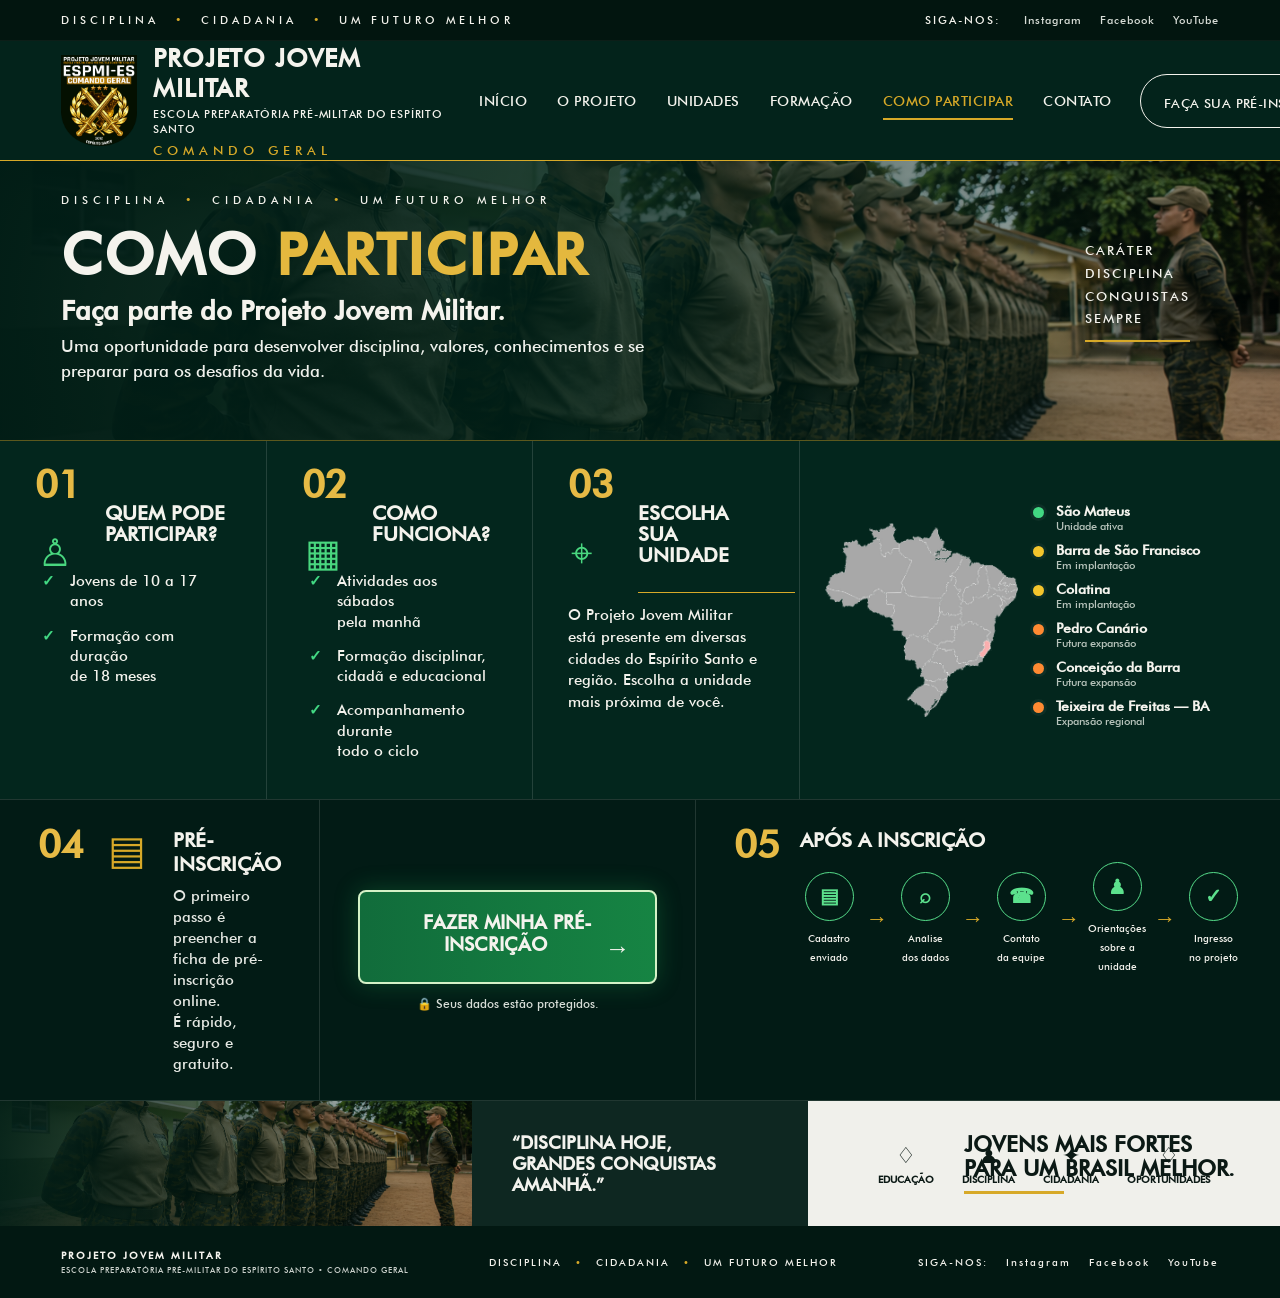
<file: como-participar.html>
<!doctype html>
<html lang="pt-BR">
<head>
<meta charset="utf-8">
<meta name="viewport" content="width=device-width,initial-scale=1">
<meta name="description" content="Como participar do Projeto Jovem Militar — requisitos, funcionamento, unidades, pré-inscrição e próximos passos.">
<title>Como Participar | Projeto Jovem Militar</title>
<link rel="icon" href="assets/brasao-comando-geral.png">
<link rel="stylesheet" href="como-participar.css">
</head>
<body>
<header class="site-header">
  <div class="topbar"><div class="topbar-inner"><span>DISCIPLINA <i>•</i> CIDADANIA <i>•</i> UM FUTURO MELHOR</span><span class="social">SIGA-NOS: <a href="https://www.instagram.com/pjmcmdgerales/" target="_blank" rel="noopener">Instagram</a><a href="https://www.facebook.com/" target="_blank" rel="noopener">Facebook</a><a href="https://www.youtube.com/" target="_blank" rel="noopener">YouTube</a></span></div></div>
  <div class="header-main">
    <a class="brand" href="https://pjmcmdgerales.github.io/pjm-site/"><img src="assets/brasao-comando-geral.png" alt="Brasão do Comando Geral"><span><strong>PROJETO JOVEM MILITAR</strong><small>ESCOLA PREPARATÓRIA PRÉ-MILITAR DO ESPÍRITO SANTO</small><em>COMANDO GERAL</em></span></a>
    <button class="menu-toggle" aria-label="Abrir menu" aria-expanded="false">☰</button>
    <nav class="nav">
      <a href="https://pjmcmdgerales.github.io/pjm-site/">INÍCIO</a>
      <a href="https://pjmcmdgerales.github.io/pjm-site/projeto.html">O PROJETO</a>
      <a href="https://pjmcmdgerales.github.io/pjm-site/unidades.html">UNIDADES</a>
      <a href="https://pjmcmdgerales.github.io/pjm-site/formacao.html">FORMAÇÃO</a>
      <a class="active" href="https://pjmcmdgerales.github.io/pjm-site/como-participar.html">COMO PARTICIPAR</a>
      <a href="https://pjmcmdgerales.github.io/pjm-site/#contato">CONTATO</a>
    </nav>
    <a class="header-register" href="https://pjmcmdgerales.github.io/pjm-site/inscricao.html">FAÇA SUA PRÉ-INSCRIÇÃO <b>→</b></a>
  </div>
</header>

<main>
<section class="hero">
  <div class="hero-bg"></div><div class="hero-overlay"></div>
  <div class="hero-content">
    <div class="eyebrow">DISCIPLINA <i>•</i> CIDADANIA <i>•</i> UM FUTURO MELHOR</div>
    <h1>COMO <span>PARTICIPAR</span></h1>
    <h2>Faça parte do Projeto Jovem Militar.</h2>
    <p>Uma oportunidade para desenvolver disciplina, valores, conhecimentos e se preparar para os desafios da vida.</p>
  </div>
  <div class="hero-side">CARÁTER<br>DISCIPLINA<br>CONQUISTAS<br>SEMPRE</div>
</section>

<section class="steps-grid">
  <article class="step-card">
    <div class="number">01</div><div class="step-icon">♙</div>
    <h3>QUEM PODE<br>PARTICIPAR?</h3>
    <ul><li>Jovens de 10 a 17 anos</li><li>Formação com duração<br>de 18 meses</li></ul>
  </article>
  <article class="step-card">
    <div class="number">02</div><div class="step-icon">▦</div>
    <h3>COMO FUNCIONA?</h3>
    <ul><li>Atividades aos sábados<br>pela manhã</li><li>Formação disciplinar,<br>cidadã e educacional</li><li>Acompanhamento durante<br>todo o ciclo</li></ul>
  </article>
  <article class="step-card unit-choice">
    <div class="number">03</div><div class="step-icon">⌖</div>
    <h3>ESCOLHA<br>SUA UNIDADE</h3>
    <div class="gold-line"></div>
    <p>O Projeto Jovem Militar está presente em diversas cidades do Espírito Santo e região. Escolha a unidade mais próxima de você.</p>
  </article>
  <aside class="map-card">
    <img src="assets/mapa-brasil-es.png" alt="Mapa de localização do Espírito Santo">
    <div class="locations">
      <div><b class="dot green"></b><strong>São Mateus</strong><small>Unidade ativa</small></div>
      <div><b class="dot yellow"></b><strong>Barra de São Francisco</strong><small>Em implantação</small></div>
      <div><b class="dot yellow"></b><strong>Colatina</strong><small>Em implantação</small></div>
      <div><b class="dot orange"></b><strong>Pedro Canário</strong><small>Futura expansão</small></div>
      <div><b class="dot orange"></b><strong>Conceição da Barra</strong><small>Futura expansão</small></div>
      <div><b class="dot orange"></b><strong>Teixeira de Freitas — BA</strong><small>Expansão regional</small></div>
    </div>
  </aside>
</section>

<section class="action-row">
  <article class="pre-box"><div class="number">04</div><div class="action-icon">▤</div><div><h3>PRÉ-INSCRIÇÃO</h3><p>O primeiro passo é preencher a ficha de pré-inscrição online.<br>É rápido, seguro e gratuito.</p></div></article>
  <div class="cta-box"><a href="https://pjmcmdgerales.github.io/pjm-site/inscricao.html">FAZER MINHA PRÉ-INSCRIÇÃO <b>→</b></a><small>🔒 Seus dados estão protegidos.</small></div>
  <article class="after-box"><div class="number">05</div><div><h3>APÓS A INSCRIÇÃO</h3><div class="flow"><span><b>▤</b><small>Cadastro<br>enviado</small></span><i>→</i><span><b>⌕</b><small>Análise<br>dos dados</small></span><i>→</i><span><b>☎</b><small>Contato<br>da equipe</small></span><i>→</i><span><b>♟</b><small>Orientações<br>sobre a unidade</small></span><i>→</i><span><b>✓</b><small>Ingresso<br>no projeto</small></span></div></div></article>
</section>

<section class="closing">
  <div class="closing-photo"></div>
  <div class="closing-slogan">“DISCIPLINA HOJE,<br>GRANDES CONQUISTAS AMANHÃ.”</div>
  <div class="pillars"><span>♢<b>EDUCAÇÃO</b></span><span>♟<b>DISCIPLINA</b></span><span>✦<b>CIDADANIA</b></span><span>♢<b>OPORTUNIDADES</b></span></div>
  <div class="closing-title">JOVENS MAIS FORTES<br>PARA UM BRASIL MELHOR.</div>
</section>
</main>
<footer><div><strong>PROJETO JOVEM MILITAR</strong><small>ESCOLA PREPARATÓRIA PRÉ-MILITAR DO ESPÍRITO SANTO • COMANDO GERAL</small></div><span>DISCIPLINA <i>•</i> CIDADANIA <i>•</i> UM FUTURO MELHOR</span><div>SIGA-NOS: &nbsp; Instagram &nbsp; Facebook &nbsp; YouTube</div></footer>
<script>
const menu=document.querySelector('.menu-toggle');const nav=document.querySelector('.nav');if(menu&&nav){menu.addEventListener('click',()=>{const open=nav.classList.toggle('open');menu.setAttribute('aria-expanded',String(open));});nav.querySelectorAll('a').forEach(a=>a.addEventListener('click',()=>nav.classList.remove('open')));}
</script>
</body></html>
</file>
<file: como-participar.css>
@font-face{font-family:FuturaPJM;src:url('assets/Futura-Md-BT.ttf') format('truetype');font-display:swap}
:root{--green:#031d17;--green2:#062a21;--gold:#d7a928;--white:#f4f3ed;--muted:#c9cec8;--line:rgba(215,169,40,.42);--ok:#42d883;--yellow:#f4c52c;--orange:#ff8a32}
*{box-sizing:border-box}html{scroll-behavior:smooth}body{margin:0;background:var(--green);color:var(--white);font-family:FuturaPJM,Arial,sans-serif}a{color:inherit;text-decoration:none}.topbar{background:#02150f;border-bottom:1px solid rgba(255,255,255,.04);font-size:11px;letter-spacing:4px}.topbar-inner{height:40px;display:flex;align-items:center;justify-content:space-between;padding:0 4.8%}.topbar i{color:var(--gold);font-style:normal;margin:0 9px}.social{letter-spacing:2px}.social a{margin-left:18px;letter-spacing:1px;color:#d8ddd7}.header-main{height:120px;padding:0 4.8%;display:flex;align-items:center;gap:28px;background:#03231b;border-bottom:1px solid var(--gold);position:relative;z-index:10}.brand{display:flex;align-items:center;gap:16px;min-width:390px}.brand img{width:76px;height:92px;object-fit:contain}.brand span{display:flex;flex-direction:column}.brand strong{font-size:25px;letter-spacing:.8px}.brand small{font-size:11px;line-height:1.4;letter-spacing:.8px;margin-top:4px}.brand em{font-style:normal;color:var(--gold);letter-spacing:5px;font-size:13px;margin-top:5px}.nav{display:flex;align-items:center;justify-content:center;gap:30px;flex:1;font-size:14px;letter-spacing:.5px;white-space:nowrap}.nav a{padding:14px 0;position:relative}.nav a.active,.nav a:hover{color:var(--gold)}.nav a.active:after{content:"";position:absolute;left:0;right:0;bottom:3px;height:2px;background:var(--gold)}.header-register{border:1px solid var(--white);border-radius:30px;padding:14px 23px;font-size:13px;letter-spacing:.4px;white-space:nowrap}.header-register b{font-size:20px;margin-left:10px}.menu-toggle{display:none;background:none;border:0;color:white;font-size:25px}.hero{height:280px;position:relative;overflow:hidden;border-bottom:1px solid var(--line)}.hero-bg{position:absolute;inset:0;background:url('assets/alunos-enfileirados.png') center 43%/cover no-repeat;filter:saturate(.8)}.hero-overlay{position:absolute;inset:0;background:linear-gradient(90deg,rgba(0,28,21,.98) 0%,rgba(0,35,26,.82) 45%,rgba(0,20,15,.18) 100%)}.hero-content{position:relative;z-index:2;padding:32px 4.8%;max-width:760px}.eyebrow{font-size:11px;letter-spacing:5px;margin-bottom:20px}.eyebrow i{color:var(--gold);font-style:normal;margin:0 8px}.hero h1{margin:0;font-size:58px;line-height:.95;letter-spacing:1px;font-weight:900}.hero h1 span{color:#e4b83e}.hero h2{font-size:27px;margin:12px 0 8px}.hero p{font-size:17px;line-height:1.45;margin:0;color:#f0f2ed;max-width:620px}.hero-side{position:absolute;right:7%;top:78px;z-index:2;line-height:1.75;font-size:13px;letter-spacing:2px;border-bottom:2px solid var(--gold);padding-bottom:10px}.steps-grid{display:grid;grid-template-columns:1fr 1fr 1fr 1.8fr;background:#03261d}.step-card{min-height:265px;padding:24px 35px;border-right:1px solid rgba(255,255,255,.13);position:relative}.number{font-size:38px;color:#e6ba45;font-weight:900;line-height:1}.step-icon{color:#49d77f;font-size:38px;position:absolute;left:38px;top:88px}.step-card h3{margin:0 0 26px 70px;font-size:20px;line-height:1.05}.step-card ul{list-style:none;margin:0;padding:0 0 0 35px}.step-card li{font-size:15px;line-height:1.35;margin:0 0 14px;position:relative}.step-card li:before{content:"✓";position:absolute;left:-28px;top:0;color:var(--ok);font-weight:bold}.unit-choice p{font-size:15px;line-height:1.45;margin:12px 0 0}.gold-line{height:1px;background:var(--gold);margin:0 0 12px 70px;width:80%}.map-card{padding:18px 25px;display:flex;align-items:center;gap:15px;min-width:0}.map-card img{width:45%;max-height:240px;object-fit:contain;filter:grayscale(.3) brightness(1.1)}.locations{flex:1}.locations>div{display:grid;grid-template-columns:14px 1fr;column-gap:9px;margin:0 0 9px}.locations .dot{grid-row:span 2;width:11px;height:11px;border-radius:50%;margin-top:4px;box-shadow:0 0 0 3px rgba(255,255,255,.04)}.dot.green{background:var(--ok)}.dot.yellow{background:var(--yellow)}.dot.orange{background:var(--orange)}.locations strong{font-size:14px;font-weight:600}.locations small{font-size:11px;color:#b8c4bc}.action-row{display:grid;grid-template-columns:1.3fr 1.7fr 2.5fr;background:#021b15;border-top:1px solid rgba(255,255,255,.12);border-bottom:1px solid rgba(255,255,255,.12)}.pre-box,.after-box,.cta-box{min-height:178px;padding:25px 38px}.pre-box{display:grid;grid-template-columns:60px 55px 1fr;align-items:start;gap:10px;border-right:1px solid rgba(255,255,255,.12)}.action-icon{color:var(--gold);font-size:40px}.pre-box h3,.after-box h3{margin:3px 0 10px;font-size:20px}.pre-box p{font-size:15px;line-height:1.4;margin:0;color:#e5e8e3}.cta-box{display:flex;flex-direction:column;align-items:center;justify-content:center;gap:12px;border-right:1px solid rgba(255,255,255,.12)}.cta-box a{width:100%;max-width:440px;padding:19px 25px;border:2px solid #d5f2c7;border-radius:8px;background:linear-gradient(90deg,#116c3b,#168443);box-shadow:0 0 24px rgba(40,194,94,.25);text-align:center;font-size:19px;font-weight:800}.cta-box a b{float:right;font-size:25px}.cta-box small{font-size:12px;color:#d7ddd7}.after-box{display:flex;gap:20px}.after-box>div:last-child{flex:1}.flow{display:flex;align-items:center;justify-content:space-between;gap:8px}.flow span{text-align:center;min-width:58px}.flow b{display:flex;width:49px;height:49px;margin:0 auto 6px;border:1px solid #55db89;border-radius:50%;align-items:center;justify-content:center;color:#5ce18d;font-size:20px}.flow small{font-size:10px;line-height:1.15}.flow i{color:var(--gold);font-style:normal;font-size:22px}.closing{height:125px;display:grid;grid-template-columns:1.4fr 1fr 1.4fr;background:#f0f0eb;color:#0b1915;position:relative;overflow:hidden}.closing-photo{background:linear-gradient(90deg,rgba(2,31,23,.94),rgba(2,31,23,.2)),url('assets/alunos-enfileirados.png') left center/cover}.closing-slogan{background:rgba(3,29,23,.95);color:#f2f2ed;display:flex;align-items:center;padding-left:40px;font-size:18px;font-weight:bold}.pillars{display:flex;align-items:center;justify-content:center;gap:28px;background:#f0f0eb}.pillars span{text-align:center;font-size:22px}.pillars b{display:block;font-size:10px;margin-top:5px}.closing-title{position:absolute;right:3.5%;top:31px;font-size:22px;font-weight:900;line-height:1.1;text-align:left}.closing-title:after{content:"";display:block;width:100px;height:3px;background:var(--gold);margin-top:11px}footer{min-height:72px;background:#021812;display:flex;align-items:center;justify-content:space-between;padding:12px 4.8%;font-size:10px;letter-spacing:2px}footer div{display:flex;flex-direction:column;gap:4px}footer small{font-size:8px;letter-spacing:1px;color:#cbd1cc}footer i{font-style:normal;color:var(--gold);margin:0 8px}
@media(max-width:1100px){.brand{min-width:310px}.brand strong{font-size:20px}.nav{gap:15px;font-size:12px}.header-register{padding:12px 15px}.steps-grid{grid-template-columns:1fr 1fr}.map-card{grid-column:1/-1}.action-row{grid-template-columns:1fr 1fr}.after-box{grid-column:1/-1}.hero-side{display:none}.closing{height:160px}.closing-title{font-size:19px}}
@media(max-width:780px){.topbar-inner{height:34px;padding:0 20px}.topbar{font-size:8px;letter-spacing:2px}.social{display:none}.header-main{height:auto;min-height:82px;padding:8px 18px;flex-wrap:wrap;gap:8px}.brand{min-width:0;flex:1}.brand img{width:48px;height:62px}.brand strong{font-size:15px}.brand small{font-size:8px}.brand em{font-size:9px;letter-spacing:3px}.menu-toggle{display:block}.nav{display:none;order:4;flex-basis:100%;flex-direction:column;gap:0;background:#03261d;padding:8px 0}.nav.open{display:flex}.nav a{width:100%;text-align:center;padding:11px}.header-register{font-size:9px;padding:10px 11px}.hero{height:330px}.hero-content{padding:30px 20px}.hero h1{font-size:40px}.hero h2{font-size:21px}.hero p{font-size:14px}.steps-grid{grid-template-columns:1fr}.step-card{border-right:0;border-bottom:1px solid rgba(255,255,255,.12)}.map-card{grid-column:auto;display:block}.map-card img{width:100%;height:190px}.locations{display:grid;grid-template-columns:1fr 1fr;margin-top:10px}.action-row{grid-template-columns:1fr}.pre-box,.cta-box{border-right:0;border-bottom:1px solid rgba(255,255,255,.12)}.after-box{grid-column:auto}.flow{flex-wrap:wrap;justify-content:center}.flow i{display:none}.closing{height:auto;grid-template-columns:1fr}.closing-photo{height:100px}.closing-slogan{padding:22px;font-size:16px}.pillars{padding:18px}.closing-title{position:static;padding:22px;font-size:20px}.closing-title:after{margin-top:10px}footer{flex-direction:column;gap:12px;text-align:center;padding:18px}}
</file>
